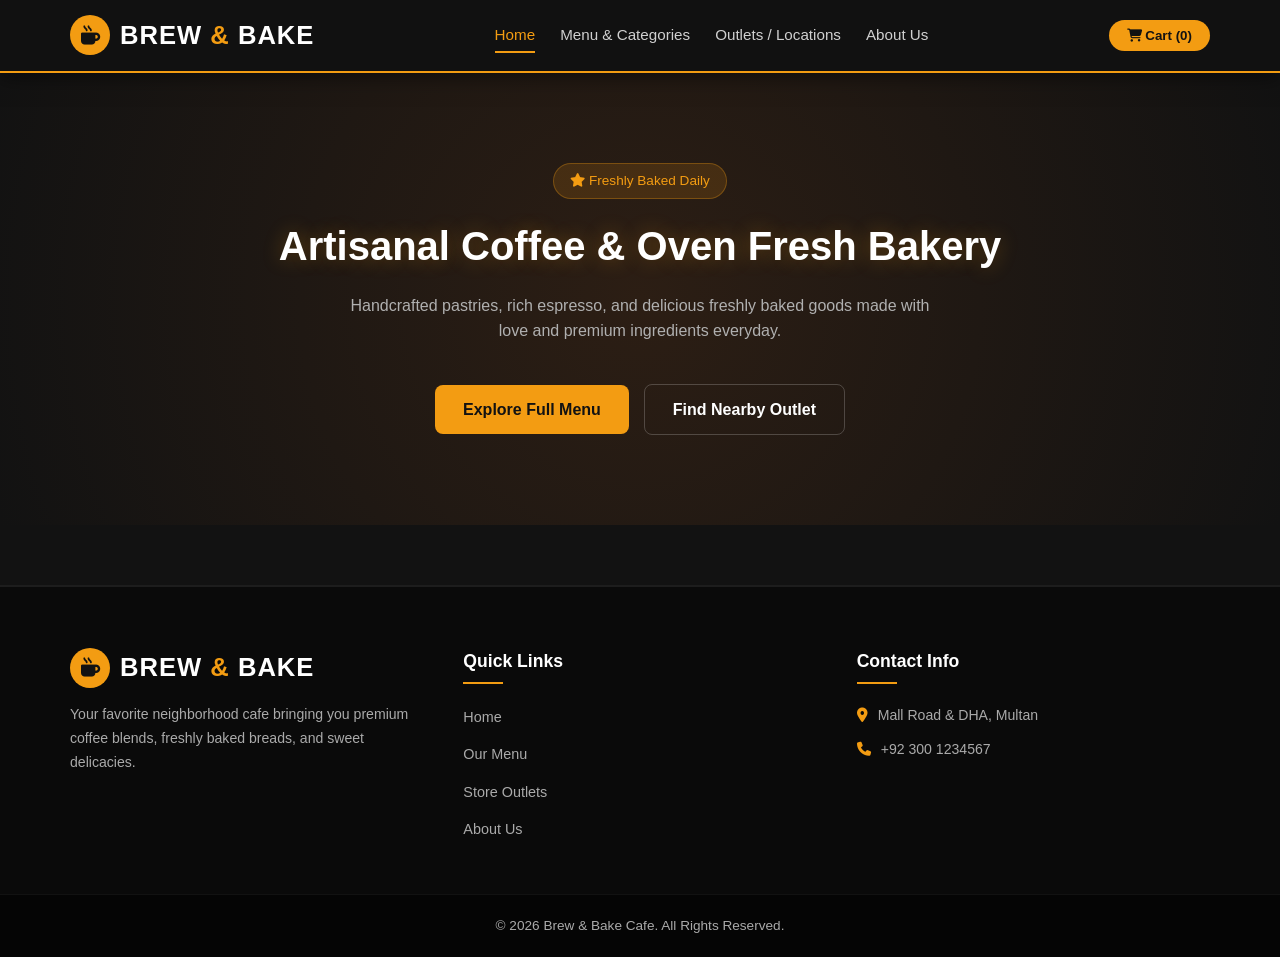
<file: index.html>
<!DOCTYPE html>
<html lang="en">
<head>
  <meta charset="UTF-8">
  <meta name="viewport" content="width=device-width, initial-scale=1.0">
  <title>Brew & Bake | Bakery & Cafe</title>
  <link rel="stylesheet" href="style.css">
  <link rel="stylesheet" href="https://cdnjs.cloudflare.com/ajax/libs/font-awesome/6.4.0/css/all.min.css">
</head>
<body>

  <!-- Header -->
  <header class="main-header">
    <div class="header-container">
      <div class="logo">
        <a href="index.html">
          <span class="logo-icon"><i class="fa-solid fa-mug-hot"></i></span>
          <span class="logo-text">BREW <span class="highlight">&</span> BAKE</span>
        </a>
      </div>
      <nav class="nav-links">
        <a href="index.html" class="active">Home</a>
        <a href="menu.html">Menu & Categories</a>
        <a href="outlets.html">Outlets / Locations</a>
        <a href="about.html">About Us</a>
      </nav>
      <div class="header-actions">
        <button class="cart-btn-header" onclick="alert('Cart is empty right now!')">
          <i class="fa-solid fa-cart-shopping"></i> Cart (<span id="cart-count">0</span>)
        </button>
      </div>
    </div>
  </header>

  <!-- Hero Section -->
  <section class="hero">
    <div class="hero-content">
      <span class="badge"><i class="fa-solid fa-star"></i> Freshly Baked Daily</span>
      <h1>Artisanal Coffee & Oven Fresh Bakery</h1>
      <p>Handcrafted pastries, rich espresso, and delicious freshly baked goods made with love and premium ingredients everyday.</p>
      <div class="hero-buttons">
        <a href="menu.html" class="btn btn-primary">Explore Full Menu</a>
        <a href="outlets.html" class="btn btn-secondary">Find Nearby Outlet</a>
      </div>
    </div>
  </section>

  <!-- Footer -->
  <footer class="main-footer">
    <div class="footer-container">
      <div class="footer-col brand-col">
        <div class="footer-logo">
          <span class="logo-icon"><i class="fa-solid fa-mug-hot"></i></span>
          <span class="logo-text">BREW <span class="highlight">&</span> BAKE</span>
        </div>
        <p>Your favorite neighborhood cafe bringing you premium coffee blends, freshly baked breads, and sweet delicacies.</p>
      </div>
      <div class="footer-col">
        <h3>Quick Links</h3>
        <ul>
          <li><a href="index.html">Home</a></li>
          <li><a href="menu.html">Our Menu</a></li>
          <li><a href="outlets.html">Store Outlets</a></li>
          <li><a href="about.html">About Us</a></li>
        </ul>
      </div>
      <div class="footer-col">
        <h3>Contact Info</h3>
        <ul class="contact-info">
          <li><i class="fa-solid fa-location-dot"></i> Mall Road & DHA, Multan</li>
          <li><i class="fa-solid fa-phone"></i> +92 300 1234567</li>
        </ul>
      </div>
    </div>
    <div class="footer-bottom">
      <p>&copy; 2026 Brew & Bake Cafe. All Rights Reserved.</p>
    </div>
  </footer>

</body>
</html>
</file>
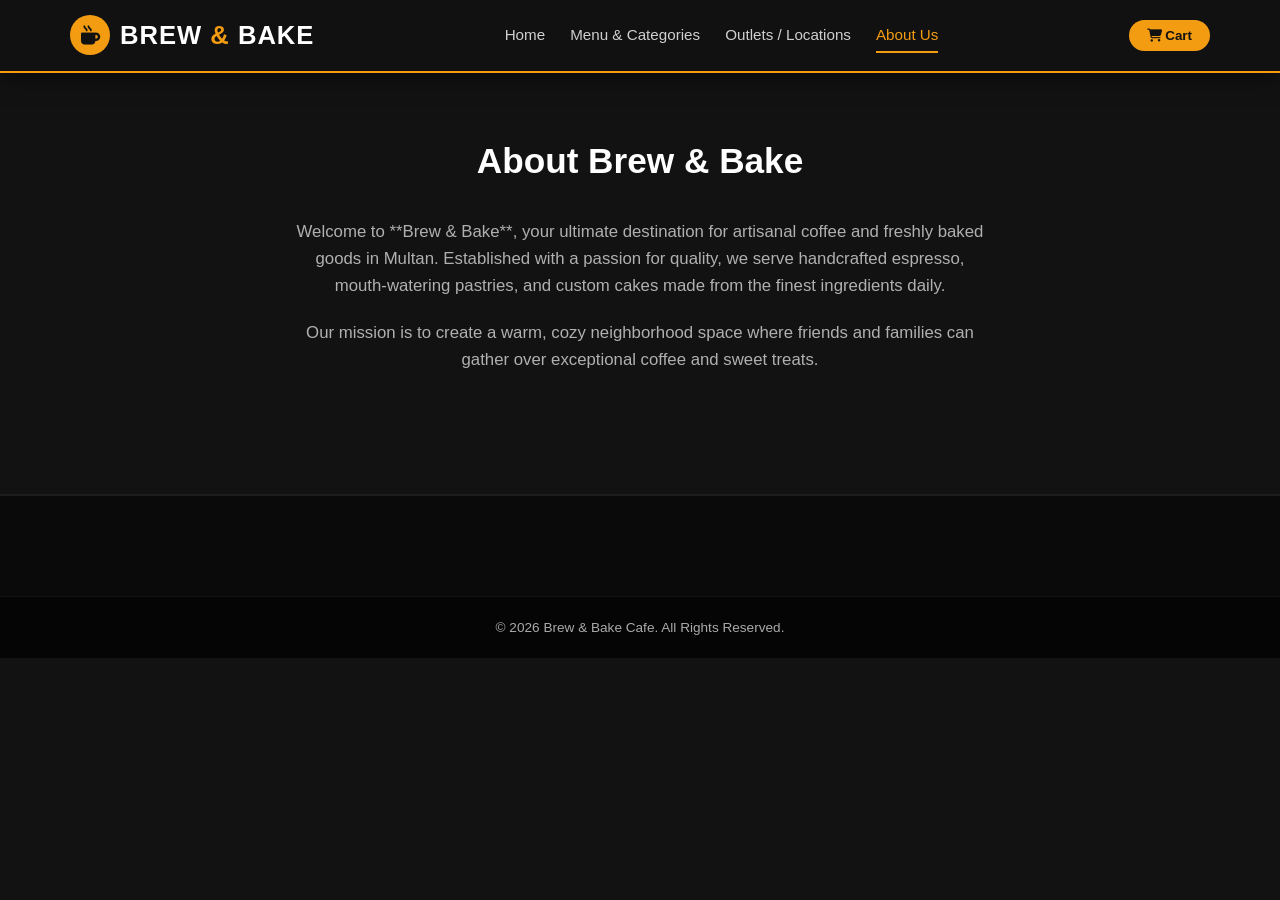
<file: about.html>
<!DOCTYPE html>
<html lang="en">
<head>
  <meta charset="UTF-8">
  <meta name="viewport" content="width=device-width, initial-scale=1.0">
  <title>About Us | Brew & Bake</title>
  <link rel="stylesheet" href="style.css">
  <link rel="stylesheet" href="https://cdnjs.cloudflare.com/ajax/libs/font-awesome/6.4.0/css/all.min.css">
</head>
<body>

  <!-- Header -->
  <header class="main-header">
    <div class="header-container">
      <div class="logo">
        <a href="index.html">
          <span class="logo-icon"><i class="fa-solid fa-mug-hot"></i></span>
          <span class="logo-text">BREW <span class="highlight">&</span> BAKE</span>
        </a>
      </div>
      <nav class="nav-links">
        <a href="index.html">Home</a>
        <a href="menu.html">Menu & Categories</a>
        <a href="outlets.html">Outlets / Locations</a>
        <a href="about.html" class="active">About Us</a>
      </nav>
      <div class="header-actions">
        <button class="cart-btn-header">
          <i class="fa-solid fa-cart-shopping"></i> Cart
        </button>
      </div>
    </div>
  </header>

  <!-- About Content -->
  <section class="container" style="padding: 60px 20px; text-align: center;">
    <h2 class="page-title">About Brew & Bake</h2>
    <p style="max-width: 700px; margin: 0 auto 20px auto; color: #b0b0b0; font-size: 1.05rem;">
      Welcome to **Brew & Bake**, your ultimate destination for artisanal coffee and freshly baked goods in Multan. Established with a passion for quality, we serve handcrafted espresso, mouth-watering pastries, and custom cakes made from the finest ingredients daily.
    </p>
    <p style="max-width: 700px; margin: 0 auto; color: #b0b0b0; font-size: 1.05rem;">
      Our mission is to create a warm, cozy neighborhood space where friends and families can gather over exceptional coffee and sweet treats.
    </p>
  </section>

  <!-- Footer -->
  <footer class="main-footer">
    <div class="footer-bottom">
      <p>&copy; 2026 Brew & Bake Cafe. All Rights Reserved.</p>
    </div>
  </footer>

</body>
</html>
</file>
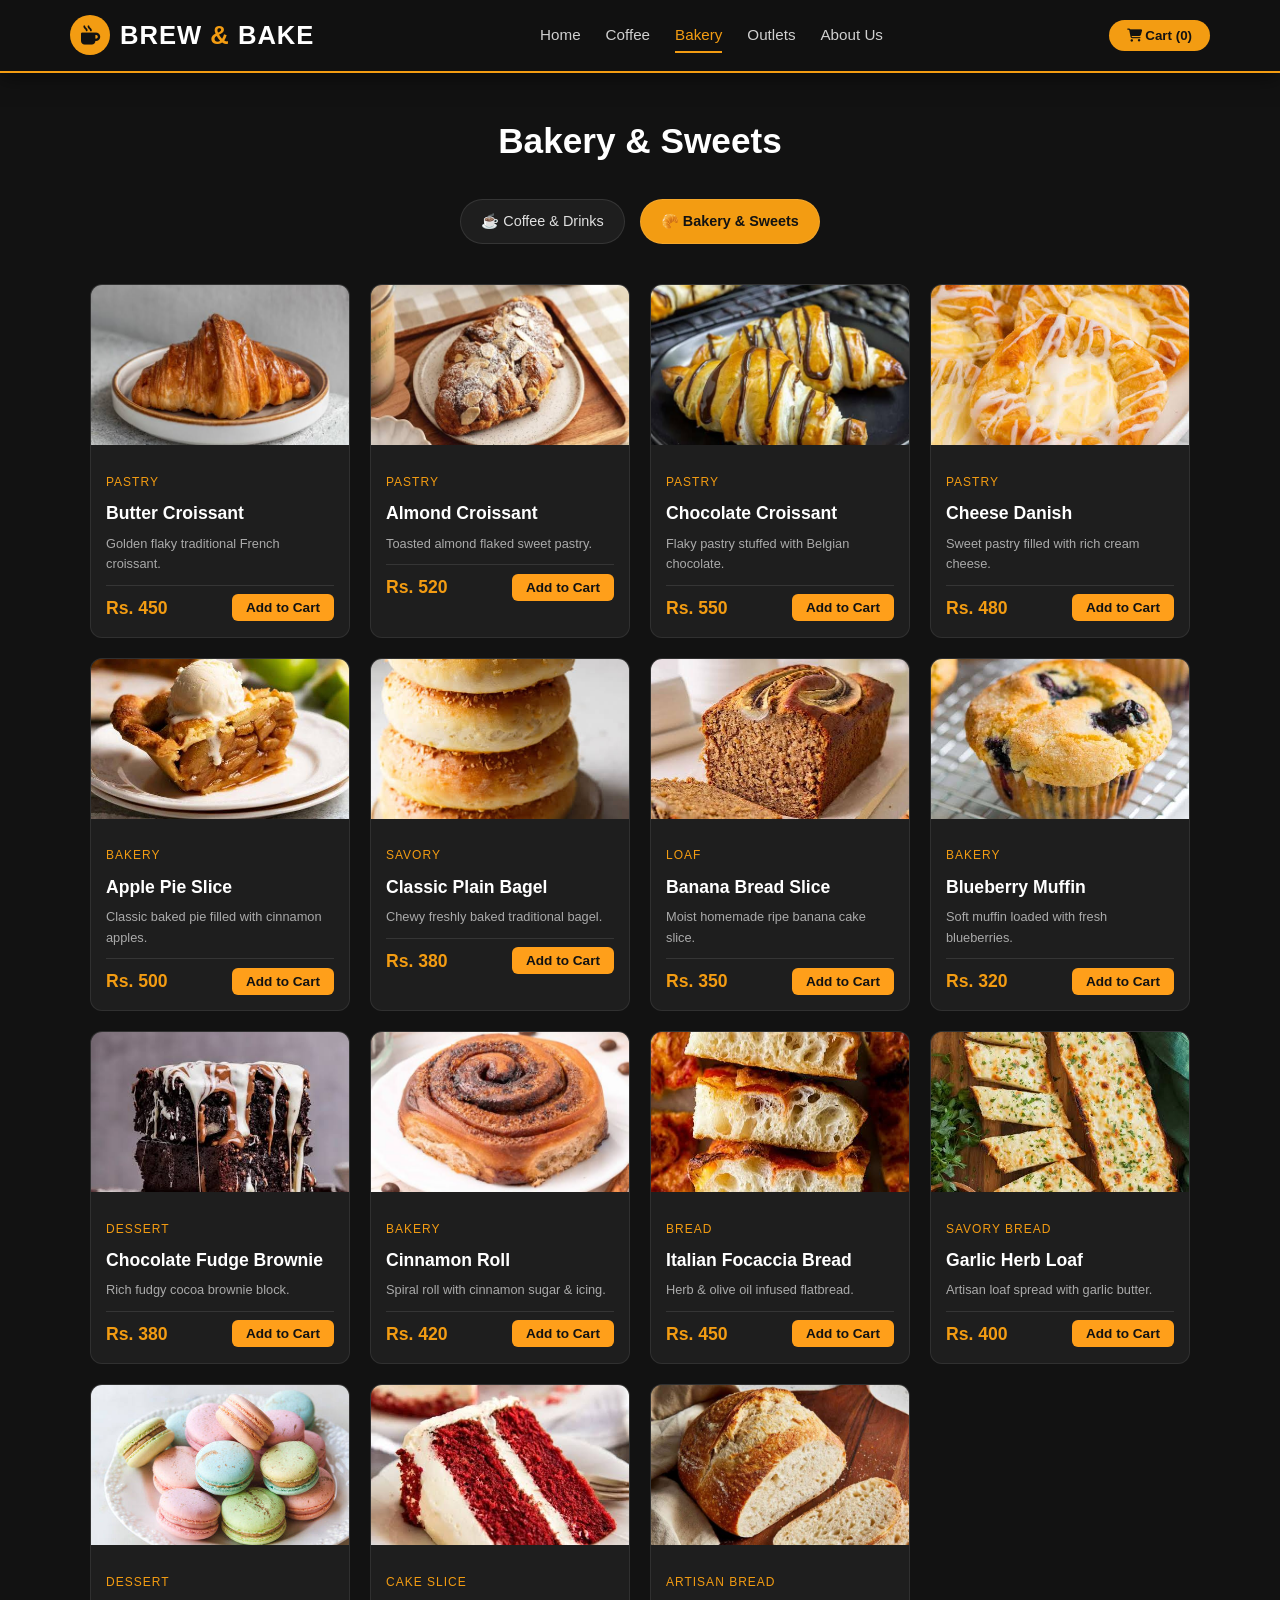
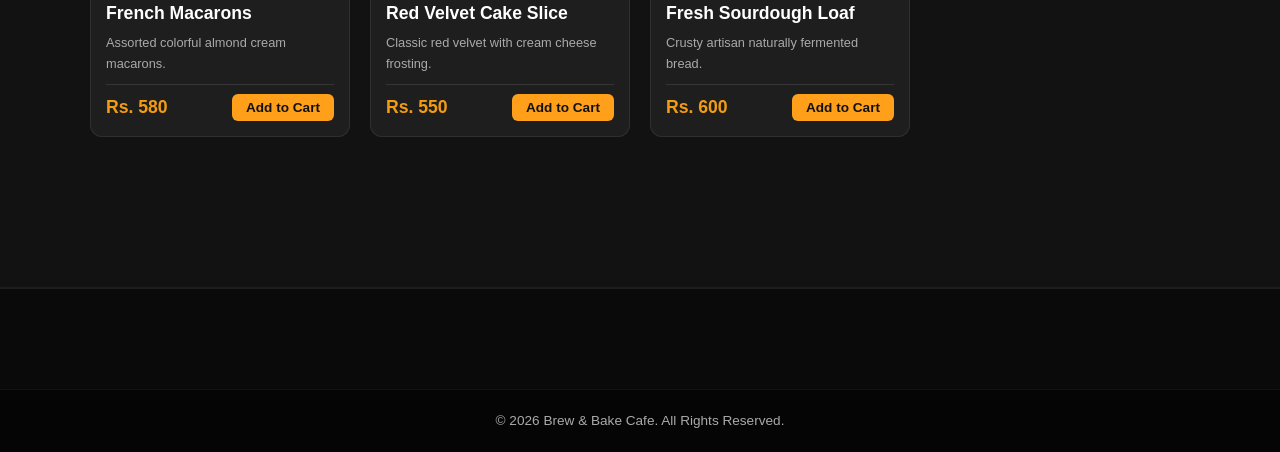
<file: menu-bakery.html>
<!DOCTYPE html>
<html lang="en">
<head>
  <meta charset="UTF-8">
  <meta name="viewport" content="width=device-width, initial-scale=1.0">
  <title>Bakery Menu | Brew & Bake</title>
  <link rel="stylesheet" href="style.css">
  <link rel="stylesheet" href="https://cdnjs.cloudflare.com/ajax/libs/font-awesome/6.4.0/css/all.min.css">
</head>
<body>

  <!-- Header -->
  <header class="main-header">
    <div class="header-container">
      <div class="logo">
        <a href="index.html">
          <span class="logo-icon"><i class="fa-solid fa-mug-hot"></i></span>
          <span class="logo-text">BREW <span class="highlight">&</span> BAKE</span>
        </a>
      </div>
      <nav class="nav-links">
        <a href="index.html">Home</a>
        <a href="menu.html">Coffee</a>
        <a href="menu-bakery.html" class="active">Bakery</a>
        <a href="outlets.html">Outlets</a>
        <a href="about.html">About Us</a>
      </nav>
      <div class="header-actions">
        <button class="cart-btn-header" onclick="openCartModal()">
          <i class="fa-solid fa-cart-shopping"></i> Cart (<span id="cart-count">0</span>)
        </button>
      </div>
    </div>
  </header>

  <!-- Menu Section -->
  <section class="menu-section container">
    <h2 class="page-title">Bakery & Sweets</h2>

    <div class="category-tabs">
      <a href="menu.html" class="cat-btn">☕ Coffee & Drinks</a>
      <a href="menu-bakery.html" class="cat-btn active">🥐 Bakery & Sweets</a>
    </div>

    <div class="category-block">
      <div class="menu-grid">

        <div class="menu-card">
          <img src="images/butter-croissant.jpg" alt="Butter Croissant">
          <div class="card-content">
            <span class="item-cat">Pastry</span>
            <h3>Butter Croissant</h3>
            <p class="item-desc">Golden flaky traditional French croissant.</p>
            <div class="cart-section"><span class="price">Rs. 450</span><button class="add-to-cart-btn" onclick="addToCart('Butter Croissant', 450)">Add to Cart</button></div>
          </div>
        </div>

        <div class="menu-card">
          <img src="images/almond-croissant.jpg" alt="Almond Croissant">
          <div class="card-content">
            <span class="item-cat">Pastry</span>
            <h3>Almond Croissant</h3>
            <p class="item-desc">Toasted almond flaked sweet pastry.</p>
            <div class="cart-section"><span class="price">Rs. 520</span><button class="add-to-cart-btn" onclick="addToCart('Almond Croissant', 520)">Add to Cart</button></div>
          </div>
        </div>

        <div class="menu-card">
          <img src="images/chocolate-croissant.jpg" alt="Chocolate Croissant">
          <div class="card-content">
            <span class="item-cat">Pastry</span>
            <h3>Chocolate Croissant</h3>
            <p class="item-desc">Flaky pastry stuffed with Belgian chocolate.</p>
            <div class="cart-section"><span class="price">Rs. 550</span><button class="add-to-cart-btn" onclick="addToCart('Chocolate Croissant', 550)">Add to Cart</button></div>
          </div>
        </div>

        <div class="menu-card">
          <img src="images/cheese-danish.jpg" alt="Cheese Danish">
          <div class="card-content">
            <span class="item-cat">Pastry</span>
            <h3>Cheese Danish</h3>
            <p class="item-desc">Sweet pastry filled with rich cream cheese.</p>
            <div class="cart-section"><span class="price">Rs. 480</span><button class="add-to-cart-btn" onclick="addToCart('Cheese Danish', 480)">Add to Cart</button></div>
          </div>
        </div>

        <div class="menu-card">
          <img src="images/apple-pie.jpg" alt="Apple Pie">
          <div class="card-content">
            <span class="item-cat">Bakery</span>
            <h3>Apple Pie Slice</h3>
            <p class="item-desc">Classic baked pie filled with cinnamon apples.</p>
            <div class="cart-section"><span class="price">Rs. 500</span><button class="add-to-cart-btn" onclick="addToCart('Apple Pie Slice', 500)">Add to Cart</button></div>
          </div>
        </div>

        <div class="menu-card">
          <img src="images/bagel.jpg" alt="Bagel">
          <div class="card-content">
            <span class="item-cat">Savory</span>
            <h3>Classic Plain Bagel</h3>
            <p class="item-desc">Chewy freshly baked traditional bagel.</p>
            <div class="cart-section"><span class="price">Rs. 380</span><button class="add-to-cart-btn" onclick="addToCart('Classic Plain Bagel', 380)">Add to Cart</button></div>
          </div>
        </div>

        <div class="menu-card">
          <img src="images/banana-bread.jpg" alt="Banana Bread">
          <div class="card-content">
            <span class="item-cat">Loaf</span>
            <h3>Banana Bread Slice</h3>
            <p class="item-desc">Moist homemade ripe banana cake slice.</p>
            <div class="cart-section"><span class="price">Rs. 350</span><button class="add-to-cart-btn" onclick="addToCart('Banana Bread Slice', 350)">Add to Cart</button></div>
          </div>
        </div>

        <div class="menu-card">
          <img src="images/blueberry-muffin.jpg" alt="Blueberry Muffin">
          <div class="card-content">
            <span class="item-cat">Bakery</span>
            <h3>Blueberry Muffin</h3>
            <p class="item-desc">Soft muffin loaded with fresh blueberries.</p>
            <div class="cart-section"><span class="price">Rs. 320</span><button class="add-to-cart-btn" onclick="addToCart('Blueberry Muffin', 320)">Add to Cart</button></div>
          </div>
        </div>

        <div class="menu-card">
          <img src="images/chocolate-brownie.jpg" alt="Chocolate Brownie">
          <div class="card-content">
            <span class="item-cat">Dessert</span>
            <h3>Chocolate Fudge Brownie</h3>
            <p class="item-desc">Rich fudgy cocoa brownie block.</p>
            <div class="cart-section"><span class="price">Rs. 380</span><button class="add-to-cart-btn" onclick="addToCart('Chocolate Fudge Brownie', 380)">Add to Cart</button></div>
          </div>
        </div>

        <div class="menu-card">
          <img src="images/cinnamon-roll.jpg" alt="Cinnamon Roll">
          <div class="card-content">
            <span class="item-cat">Bakery</span>
            <h3>Cinnamon Roll</h3>
            <p class="item-desc">Spiral roll with cinnamon sugar & icing.</p>
            <div class="cart-section"><span class="price">Rs. 420</span><button class="add-to-cart-btn" onclick="addToCart('Cinnamon Roll', 420)">Add to Cart</button></div>
          </div>
        </div>

        <div class="menu-card">
          <img src="images/focaccia.jpg" alt="Focaccia">
          <div class="card-content">
            <span class="item-cat">Bread</span>
            <h3>Italian Focaccia Bread</h3>
            <p class="item-desc">Herb & olive oil infused flatbread.</p>
            <div class="cart-section"><span class="price">Rs. 450</span><button class="add-to-cart-btn" onclick="addToCart('Italian Focaccia Bread', 450)">Add to Cart</button></div>
          </div>
        </div>

        <div class="menu-card">
          <img src="images/garlic-loaf.jpg" alt="Garlic Loaf">
          <div class="card-content">
            <span class="item-cat">Savory Bread</span>
            <h3>Garlic Herb Loaf</h3>
            <p class="item-desc">Artisan loaf spread with garlic butter.</p>
            <div class="cart-section"><span class="price">Rs. 400</span><button class="add-to-cart-btn" onclick="addToCart('Garlic Herb Loaf', 400)">Add to Cart</button></div>
          </div>
        </div>

        <div class="menu-card">
          <img src="images/macarons.jpg" alt="Macarons">
          <div class="card-content">
            <span class="item-cat">Dessert</span>
            <h3>French Macarons</h3>
            <p class="item-desc">Assorted colorful almond cream macarons.</p>
            <div class="cart-section"><span class="price">Rs. 580</span><button class="add-to-cart-btn" onclick="addToCart('French Macarons', 580)">Add to Cart</button></div>
          </div>
        </div>

        <div class="menu-card">
          <img src="images/red-velvet.jpg" alt="Red Velvet">
          <div class="card-content">
            <span class="item-cat">Cake Slice</span>
            <h3>Red Velvet Cake Slice</h3>
            <p class="item-desc">Classic red velvet with cream cheese frosting.</p>
            <div class="cart-section"><span class="price">Rs. 550</span><button class="add-to-cart-btn" onclick="addToCart('Red Velvet Cake Slice', 550)">Add to Cart</button></div>
          </div>
        </div>

        <div class="menu-card">
          <img src="images/sourdough-bread.jpg" alt="Sourdough Bread">
          <div class="card-content">
            <span class="item-cat">Artisan Bread</span>
            <h3>Fresh Sourdough Loaf</h3>
            <p class="item-desc">Crusty artisan naturally fermented bread.</p>
            <div class="cart-section"><span class="price">Rs. 600</span><button class="add-to-cart-btn" onclick="addToCart('Fresh Sourdough Loaf', 600)">Add to Cart</button></div>
          </div>
        </div>

      </div>
    </div>
  </section>

  <!-- Cart / Checkout Modal -->
  <div id="cartModal" class="modal" style="display: none;">
    <div class="modal-content">
      <span class="close-btn" onclick="closeCartModal()">&times;</span>
      <h2>Your Shopping Cart</h2>
      <div id="cartItemsList" style="padding: 10px 0; max-height: 150px; overflow-y: auto; border-bottom: 1px solid rgba(255,255,255,0.1);">
        <p style="color: #aaa; font-size: 0.9rem;">Cart is currently empty.</p>
      </div>
      <div class="form-group" style="margin-top: 15px;"><label>Customer Name:</label><input type="text" id="custName" placeholder="Enter your name"></div>
      <div class="form-group"><label>Phone Number:</label><input type="text" id="custPhone" placeholder="Enter phone number"></div>
      <div class="form-group"><label>Delivery Address:</label><input type="text" id="custAddress" placeholder="Enter full address in Multan"></div>
      <button class="btn btn-primary" style="width:100%; margin-top:10px;" onclick="checkoutOrder()">Place Order</button>
    </div>
  </div>

  <footer class="main-footer"><div class="footer-bottom"><p>&copy; 2026 Brew & Bake Cafe. All Rights Reserved.</p></div></footer>

  <script>
    let cart = [];
    function addToCart(name, price) {
      cart.push({ name, price });
      document.getElementById('cart-count').innerText = cart.length;
      alert(name + ' added to cart!');
    }
    function openCartModal() {
      document.getElementById('cartModal').style.display = 'flex';
      let listHTML = '';
      if(cart.length === 0) {
        listHTML = '<p style="color: #aaa; font-size: 0.9rem;">Cart is currently empty.</p>';
      } else {
        let total = 0;
        cart.forEach((item) => {
          total += item.price;
          listHTML += `<div style="display:flex; justify-content:space-between; margin-bottom:5px; font-size:0.9rem;"><span>${item.name}</span> <span>Rs. ${item.price}</span></div>`;
        });
        listHTML += `<div style="font-weight:bold; margin-top:8px; color:#f39c12;">Total: Rs. ${total}</div>`;
      }
      document.getElementById('cartItemsList').innerHTML = listHTML;
    }
    function closeCartModal() { document.getElementById('cartModal').style.display = 'none'; }
    
    function checkoutOrder() {
      let name = document.getElementById('custName').value;
      let phone = document.getElementById('custPhone').value;
      let address = document.getElementById('custAddress').value;
      if(!name || !phone || !address || cart.length === 0) { alert('Please fill name, phone, address and add items!'); return; }
      
      let orderData = { name, phone, address, items: cart };
      
      fetch('save-order.php', {
        method: 'POST',
        headers: { 'Content-Type': 'application/json' },
        body: JSON.stringify(orderData)
      })
      .then(response => response.text())
      .then(data => {
        alert('Order Placed & Saved in Database Successfully!');
        cart = []; 
        document.getElementById('cart-count').innerText = 0;
        document.getElementById('custName').value = ''; 
        document.getElementById('custPhone').value = '';
        document.getElementById('custAddress').value = '';
        closeCartModal();
      })
      .catch(error => {
        alert('Order placed locally (Check database connection script).');
        closeCartModal();
      });
    }
  </script>
</body>
</html>
</file>
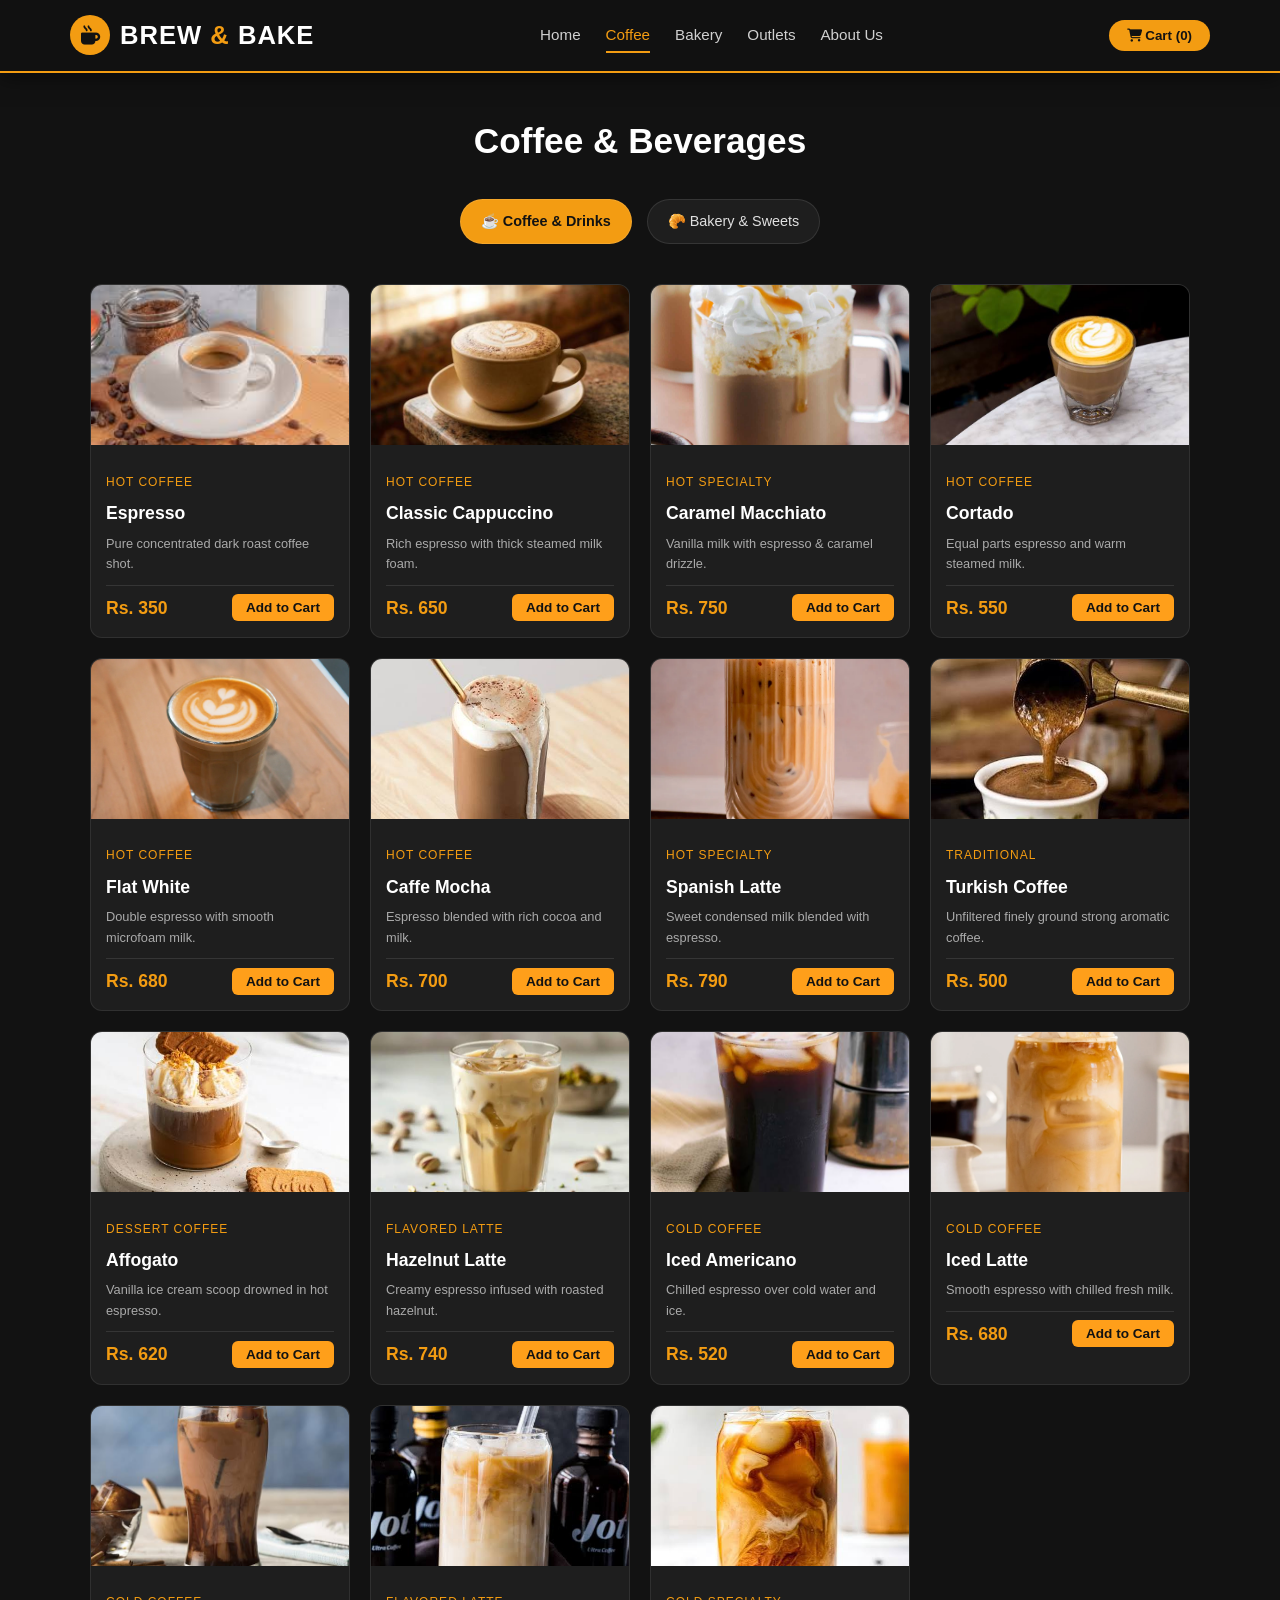
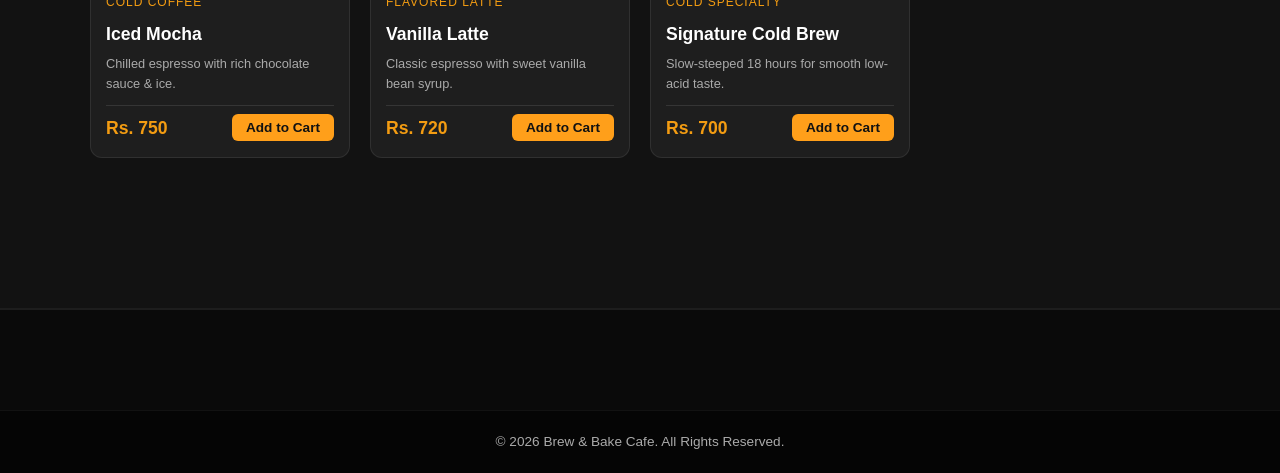
<file: menu.html>
<!DOCTYPE html>
<html lang="en">
<head>
  <meta charset="UTF-8">
  <meta name="viewport" content="width=device-width, initial-scale=1.0">
  <title>Coffee Menu | Brew & Bake</title>
  <link rel="stylesheet" href="style.css">
  <link rel="stylesheet" href="https://cdnjs.cloudflare.com/ajax/libs/font-awesome/6.4.0/css/all.min.css">
</head>
<body>

  <!-- Header -->
  <header class="main-header">
    <div class="header-container">
      <div class="logo">
        <a href="index.html">
          <span class="logo-icon"><i class="fa-solid fa-mug-hot"></i></span>
          <span class="logo-text">BREW <span class="highlight">&</span> BAKE</span>
        </a>
      </div>
      <nav class="nav-links">
        <a href="index.html">Home</a>
        <a href="menu.html" class="active">Coffee</a>
        <a href="menu-bakery.html">Bakery</a>
        <a href="outlets.html">Outlets</a>
        <a href="about.html">About Us</a>
      </nav>
      <div class="header-actions">
        <button class="cart-btn-header" onclick="openCartModal()">
          <i class="fa-solid fa-cart-shopping"></i> Cart (<span id="cart-count">0</span>)
        </button>
      </div>
    </div>
  </header>

  <!-- Menu Section -->
  <section class="menu-section container">
    <h2 class="page-title">Coffee & Beverages</h2>

    <div class="category-tabs">
      <a href="menu.html" class="cat-btn active">☕ Coffee & Drinks</a>
      <a href="menu-bakery.html" class="cat-btn">🥐 Bakery & Sweets</a>
    </div>

    <div class="category-block">
      <div class="menu-grid">
        
        <div class="menu-card">
          <img src="images/espresso.jpg" alt="Espresso">
          <div class="card-content">
            <span class="item-cat">Hot Coffee</span>
            <h3>Espresso</h3>
            <p class="item-desc">Pure concentrated dark roast coffee shot.</p>
            <div class="cart-section"><span class="price">Rs. 350</span><button class="add-to-cart-btn" onclick="addToCart('Espresso', 350)">Add to Cart</button></div>
          </div>
        </div>

        <div class="menu-card">
          <img src="images/cappuccino.jpg" alt="Cappuccino">
          <div class="card-content">
            <span class="item-cat">Hot Coffee</span>
            <h3>Classic Cappuccino</h3>
            <p class="item-desc">Rich espresso with thick steamed milk foam.</p>
            <div class="cart-section"><span class="price">Rs. 650</span><button class="add-to-cart-btn" onclick="addToCart('Classic Cappuccino', 650)">Add to Cart</button></div>
          </div>
        </div>

        <div class="menu-card">
          <img src="images/caramel-macchiato.jpg" alt="Caramel Macchiato">
          <div class="card-content">
            <span class="item-cat">Hot Specialty</span>
            <h3>Caramel Macchiato</h3>
            <p class="item-desc">Vanilla milk with espresso & caramel drizzle.</p>
            <div class="cart-section"><span class="price">Rs. 750</span><button class="add-to-cart-btn" onclick="addToCart('Caramel Macchiato', 750)">Add to Cart</button></div>
          </div>
        </div>

        <div class="menu-card">
          <img src="images/cortado.jpg" alt="Cortado">
          <div class="card-content">
            <span class="item-cat">Hot Coffee</span>
            <h3>Cortado</h3>
            <p class="item-desc">Equal parts espresso and warm steamed milk.</p>
            <div class="cart-section"><span class="price">Rs. 550</span><button class="add-to-cart-btn" onclick="addToCart('Cortado', 550)">Add to Cart</button></div>
          </div>
        </div>

        <div class="menu-card">
          <img src="images/flat-white.jpg" alt="Flat White">
          <div class="card-content">
            <span class="item-cat">Hot Coffee</span>
            <h3>Flat White</h3>
            <p class="item-desc">Double espresso with smooth microfoam milk.</p>
            <div class="cart-section"><span class="price">Rs. 680</span><button class="add-to-cart-btn" onclick="addToCart('Flat White', 680)">Add to Cart</button></div>
          </div>
        </div>

        <div class="menu-card">
          <img src="images/mocha.jpg" alt="Mocha">
          <div class="card-content">
            <span class="item-cat">Hot Coffee</span>
            <h3>Caffe Mocha</h3>
            <p class="item-desc">Espresso blended with rich cocoa and milk.</p>
            <div class="cart-section"><span class="price">Rs. 700</span><button class="add-to-cart-btn" onclick="addToCart('Caffe Mocha', 700)">Add to Cart</button></div>
          </div>
        </div>

        <div class="menu-card">
          <img src="images/spanish-latte.jpg" alt="Spanish Latte">
          <div class="card-content">
            <span class="item-cat">Hot Specialty</span>
            <h3>Spanish Latte</h3>
            <p class="item-desc">Sweet condensed milk blended with espresso.</p>
            <div class="cart-section"><span class="price">Rs. 790</span><button class="add-to-cart-btn" onclick="addToCart('Spanish Latte', 790)">Add to Cart</button></div>
          </div>
        </div>

        <div class="menu-card">
          <img src="images/turkish-coffee.jpg" alt="Turkish Coffee">
          <div class="card-content">
            <span class="item-cat">Traditional</span>
            <h3>Turkish Coffee</h3>
            <p class="item-desc">Unfiltered finely ground strong aromatic coffee.</p>
            <div class="cart-section"><span class="price">Rs. 500</span><button class="add-to-cart-btn" onclick="addToCart('Turkish Coffee', 500)">Add to Cart</button></div>
          </div>
        </div>

        <div class="menu-card">
          <img src="images/affogato.jpg" alt="Affogato">
          <div class="card-content">
            <span class="item-cat">Dessert Coffee</span>
            <h3>Affogato</h3>
            <p class="item-desc">Vanilla ice cream scoop drowned in hot espresso.</p>
            <div class="cart-section"><span class="price">Rs. 620</span><button class="add-to-cart-btn" onclick="addToCart('Affogato', 620)">Add to Cart</button></div>
          </div>
        </div>

        <div class="menu-card">
          <img src="images/hazelnut-latte.jpg" alt="Hazelnut Latte">
          <div class="card-content">
            <span class="item-cat">Flavored Latte</span>
            <h3>Hazelnut Latte</h3>
            <p class="item-desc">Creamy espresso infused with roasted hazelnut.</p>
            <div class="cart-section"><span class="price">Rs. 740</span><button class="add-to-cart-btn" onclick="addToCart('Hazelnut Latte', 740)">Add to Cart</button></div>
          </div>
        </div>

        <div class="menu-card">
          <img src="images/iced-americano.jpg" alt="Iced Americano">
          <div class="card-content">
            <span class="item-cat">Cold Coffee</span>
            <h3>Iced Americano</h3>
            <p class="item-desc">Chilled espresso over cold water and ice.</p>
            <div class="cart-section"><span class="price">Rs. 520</span><button class="add-to-cart-btn" onclick="addToCart('Iced Americano', 520)">Add to Cart</button></div>
          </div>
        </div>

        <div class="menu-card">
          <img src="images/iced-latte.jpg" alt="Iced Latte">
          <div class="card-content">
            <span class="item-cat">Cold Coffee</span>
            <h3>Iced Latte</h3>
            <p class="item-desc">Smooth espresso with chilled fresh milk.</p>
            <div class="cart-section"><span class="price">Rs. 680</span><button class="add-to-cart-btn" onclick="addToCart('Iced Latte', 680)">Add to Cart</button></div>
          </div>
        </div>

        <div class="menu-card">
          <img src="images/iced-mocha.jpg" alt="Iced Mocha">
          <div class="card-content">
            <span class="item-cat">Cold Coffee</span>
            <h3>Iced Mocha</h3>
            <p class="item-desc">Chilled espresso with rich chocolate sauce & ice.</p>
            <div class="cart-section"><span class="price">Rs. 750</span><button class="add-to-cart-btn" onclick="addToCart('Iced Mocha', 750)">Add to Cart</button></div>
          </div>
        </div>

        <div class="menu-card">
          <img src="images/vanilla-latte.jpg" alt="Vanilla Latte">
          <div class="card-content">
            <span class="item-cat">Flavored Latte</span>
            <h3>Vanilla Latte</h3>
            <p class="item-desc">Classic espresso with sweet vanilla bean syrup.</p>
            <div class="cart-section"><span class="price">Rs. 720</span><button class="add-to-cart-btn" onclick="addToCart('Vanilla Latte', 720)">Add to Cart</button></div>
          </div>
        </div>

        <div class="menu-card">
          <img src="images/cold-brew.jpg" alt="Cold Brew">
          <div class="card-content">
            <span class="item-cat">Cold Specialty</span>
            <h3>Signature Cold Brew</h3>
            <p class="item-desc">Slow-steeped 18 hours for smooth low-acid taste.</p>
            <div class="cart-section"><span class="price">Rs. 700</span><button class="add-to-cart-btn" onclick="addToCart('Signature Cold Brew', 700)">Add to Cart</button></div>
          </div>
        </div>

      </div>
    </div>
  </section>

  <!-- Cart / Checkout Modal -->
  <div id="cartModal" class="modal" style="display: none;">
    <div class="modal-content">
      <span class="close-btn" onclick="closeCartModal()">&times;</span>
      <h2>Your Shopping Cart</h2>
      <div id="cartItemsList" style="padding: 10px 0; max-height: 150px; overflow-y: auto; border-bottom: 1px solid rgba(255,255,255,0.1);">
        <p style="color: #aaa; font-size: 0.9rem;">Cart is currently empty.</p>
      </div>
      <div class="form-group" style="margin-top: 15px;"><label>Customer Name:</label><input type="text" id="custName" placeholder="Enter your name"></div>
      <div class="form-group"><label>Phone Number:</label><input type="text" id="custPhone" placeholder="Enter phone number"></div>
      <div class="form-group"><label>Delivery Address:</label><input type="text" id="custAddress" placeholder="Enter full address in Multan"></div>
      <button class="btn btn-primary" style="width:100%; margin-top:10px;" onclick="checkoutOrder()">Place Order</button>
    </div>
  </div>

  <footer class="main-footer"><div class="footer-bottom"><p>&copy; 2026 Brew & Bake Cafe. All Rights Reserved.</p></div></footer>

  <script>
    let cart = [];
    function addToCart(name, price) {
      cart.push({ name, price });
      document.getElementById('cart-count').innerText = cart.length;
      alert(name + ' added to cart!');
    }
    function openCartModal() {
      document.getElementById('cartModal').style.display = 'flex';
      let listHTML = '';
      if(cart.length === 0) {
        listHTML = '<p style="color: #aaa; font-size: 0.9rem;">Cart is currently empty.</p>';
      } else {
        let total = 0;
        cart.forEach((item) => {
          total += item.price;
          listHTML += `<div style="display:flex; justify-content:space-between; margin-bottom:5px; font-size:0.9rem;"><span>${item.name}</span> <span>Rs. ${item.price}</span></div>`;
        });
        listHTML += `<div style="font-weight:bold; margin-top:8px; color:#f39c12;">Total: Rs. ${total}</div>`;
      }
      document.getElementById('cartItemsList').innerHTML = listHTML;
    }
    function closeCartModal() { document.getElementById('cartModal').style.display = 'none'; }
    
    function checkoutOrder() {
      let name = document.getElementById('custName').value;
      let phone = document.getElementById('custPhone').value;
      let address = document.getElementById('custAddress').value;
      if(!name || !phone || !address || cart.length === 0) { alert('Please fill name, phone, address and add items!'); return; }
      
      // Sending data to backend PHP script to save in MySQL database
      let orderData = { name, phone, address, items: cart };
      
      fetch('save-order.php', {
        method: 'POST',
        headers: { 'Content-Type': 'application/json' },
        body: JSON.stringify(orderData)
      })
      .then(response => response.text())
      .then(data => {
        alert('Order Placed & Saved in Database Successfully!');
        cart = []; 
        document.getElementById('cart-count').innerText = 0;
        document.getElementById('custName').value = ''; 
        document.getElementById('custPhone').value = '';
        document.getElementById('custAddress').value = '';
        closeCartModal();
      })
      .catch(error => {
        alert('Order placed locally (Check database connection script).');
        closeCartModal();
      });
    }
  </script>
</body>
</html>
</file>
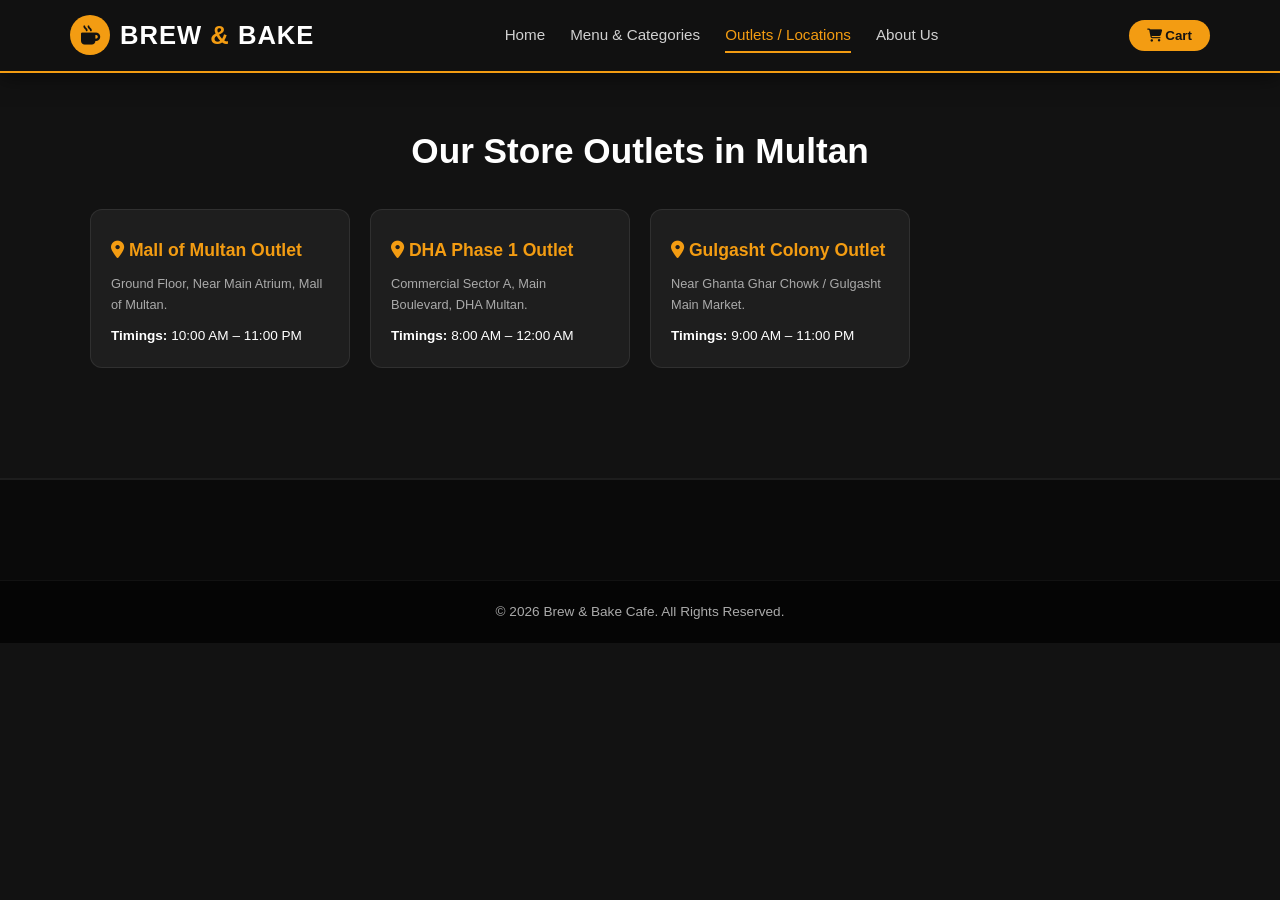
<file: outlets.html>
<!DOCTYPE html>
<html lang="en">
<head>
  <meta charset="UTF-8">
  <meta name="viewport" content="width=device-width, initial-scale=1.0">
  <title>Outlets & Locations | Brew & Bake</title>
  <link rel="stylesheet" href="style.css">
  <link rel="stylesheet" href="https://cdnjs.cloudflare.com/ajax/libs/font-awesome/6.4.0/css/all.min.css">
</head>
<body>

  <!-- Header -->
  <header class="main-header">
    <div class="header-container">
      <div class="logo">
        <a href="index.html">
          <span class="logo-icon"><i class="fa-solid fa-mug-hot"></i></span>
          <span class="logo-text">BREW <span class="highlight">&</span> BAKE</span>
        </a>
      </div>
      <nav class="nav-links">
        <a href="index.html">Home</a>
        <a href="menu.html">Menu & Categories</a>
        <a href="outlets.html" class="active">Outlets / Locations</a>
        <a href="about.html">About Us</a>
      </nav>
      <div class="header-actions">
        <button class="cart-btn-header">
          <i class="fa-solid fa-cart-shopping"></i> Cart
        </button>
      </div>
    </div>
  </header>

  <!-- Outlets Content -->
  <section class="container" style="padding: 50px 0;">
    <h2 class="page-title">Our Store Outlets in Multan</h2>
    <div class="menu-grid" style="margin-top: 30px;">
      
      <div class="menu-card" style="padding: 20px;">
        <h3 style="color: #f39c12; margin-bottom: 10px;"><i class="fa-solid fa-location-dot"></i> Mall of Multan Outlet</h3>
        <p class="item-desc">Ground Floor, Near Main Atrium, Mall of Multan.</p>
        <p style="font-size: 0.85rem; color: #fff; margin-top: 10px;"><strong>Timings:</strong> 10:00 AM – 11:00 PM</p>
      </div>

      <div class="menu-card" style="padding: 20px;">
        <h3 style="color: #f39c12; margin-bottom: 10px;"><i class="fa-solid fa-location-dot"></i> DHA Phase 1 Outlet</h3>
        <p class="item-desc">Commercial Sector A, Main Boulevard, DHA Multan.</p>
        <p style="font-size: 0.85rem; color: #fff; margin-top: 10px;"><strong>Timings:</strong> 8:00 AM – 12:00 AM</p>
      </div>

      <div class="menu-card" style="padding: 20px;">
        <h3 style="color: #f39c12; margin-bottom: 10px;"><i class="fa-solid fa-location-dot"></i> Gulgasht Colony Outlet</h3>
        <p class="item-desc">Near Ghanta Ghar Chowk / Gulgasht Main Market.</p>
        <p style="font-size: 0.85rem; color: #fff; margin-top: 10px;"><strong>Timings:</strong> 9:00 AM – 11:00 PM</p>
      </div>

    </div>
  </section>

  <!-- Footer -->
  <footer class="main-footer">
    <div class="footer-bottom">
      <p>&copy; 2026 Brew & Bake Cafe. All Rights Reserved.</p>
    </div>
  </footer>

</body>
</html>
</file>
<file: style.css>
/* General Reset */
* { margin: 0; padding: 0; box-sizing: border-box; font-family: 'Segoe UI', Tahoma, Geneva, Verdana, sans-serif; }
body { background-color: #121212; color: #e0e0e0; line-height: 1.6; animation: pageLoad 0.8s ease; }
@keyframes pageLoad { from { opacity: 0; } to { opacity: 1; } }
.container { max-width: 1100px; margin: 0 auto; padding: 0 20px; }

/* ================= GLOBAL LINK FIX (Blue Color & Underline Remove) ================= */
a {
  color: inherit;
  text-decoration: none;
}

/* ================= DISTINCT HEADER & LOGO ================= */
.main-header {
  background: rgba(18, 18, 18, 0.98);
  border-bottom: 2px solid #f39c12;
  position: sticky;
  top: 0;
  z-index: 1000;
  box-shadow: 0 4px 20px rgba(0,0,0,0.5);
  backdrop-filter: blur(10px);
}
.header-container {
  display: flex;
  justify-content: space-between;
  align-items: center;
  max-width: 1200px;
  margin: 0 auto;
  padding: 15px 30px;
}
.logo a, .footer-logo {
  display: flex;
  align-items: center;
  gap: 10px;
  text-decoration: none;
}
.logo-icon {
  background: #f39c12;
  color: #121212;
  width: 40px;
  height: 40px;
  border-radius: 50%;
  display: flex;
  align-items: center;
  justify-content: center;
  font-size: 1.2rem;
}
.logo-text {
  font-size: 1.6rem;
  font-weight: 800;
  color: #ffffff;
  letter-spacing: 1px;
}
.logo-text .highlight { color: #f39c12; }

.nav-links { display: flex; gap: 25px; }
.nav-links a {
  color: #d0d0d0;
  text-decoration: none;
  font-weight: 500;
  font-size: 0.95rem;
  transition: all 0.3s ease;
  padding: 5px 0;
  position: relative;
}
.nav-links a:hover, .nav-links a.active { color: #f39c12; }
.nav-links a::after {
  content: '';
  position: absolute;
  width: 0;
  height: 2px;
  bottom: 0;
  left: 0;
  background: #f39c12;
  transition: width 0.3s ease;
}
.nav-links a:hover::after, .nav-links a.active::after { width: 100%; }

.cart-btn-header {
  background: #f39c12;
  color: #121212;
  border: none;
  padding: 8px 18px;
  border-radius: 20px;
  font-weight: 700;
  cursor: pointer;
  transition: 0.3s ease;
}
.cart-btn-header:hover { background: #ffae2b; transform: scale(1.05); }

/* Hero Section */
.hero { padding: 90px 20px; text-align: center; background: radial-gradient(circle at center, #2c1e14 0%, #121212 100%); }
.hero-content { max-width: 800px; margin: 0 auto; display: flex; flex-direction: column; align-items: center; }
.badge { background: rgba(243, 156, 18, 0.15); color: #f39c12; padding: 6px 16px; border-radius: 20px; font-size: 0.85rem; display: inline-block; margin-bottom: 15px; border: 1px solid rgba(243,156,18,0.3); }
.hero h1 { font-size: 2.5rem; color: #ffffff; margin-bottom: 15px; text-shadow: 0 0 20px rgba(243,156,18,0.3); }
.hero p { max-width: 600px; margin: 0 auto 30px auto; color: #b0b0b0; }

.hero-buttons { display: flex; justify-content: center; align-items: center; gap: 15px; margin-top: 10px; flex-wrap: wrap; width: 100%; }
.btn { display: inline-flex; align-items: center; justify-content: center; padding: 12px 28px; border-radius: 8px; text-decoration: none; font-weight: 600; transition: all 0.3s ease; min-width: 180px; min-height: 48px; }
.btn-primary { background: #f39c12; color: #121212; }
.btn-primary:hover { transform: translateY(-3px); box-shadow: 0 10px 25px rgba(243,156,18,0.4); background: #ffae2b; }
.btn-secondary { border: 1px solid rgba(255, 255, 255, 0.2); color: #ffffff; }
.btn-secondary:hover { background: rgba(255,255,255,0.1); transform: translateY(-2px); }

/* Category Tabs & Menu */
.menu-section { padding: 40px 0; }
.page-title { text-align: center; font-size: 2.2rem; color: #fff; margin-bottom: 30px; }
.category-tabs { display: flex; justify-content: center; gap: 15px; flex-wrap: wrap; margin-bottom: 40px; }
.cat-btn { background: #1e1e1e; color: #e0e0e0; padding: 10px 20px; border-radius: 25px; text-decoration: none; border: 1px solid rgba(255,255,255,0.1); transition: 0.3s; font-size: 0.9rem; }
.cat-btn:hover, .cat-btn.active { background: #f39c12; color: #121212; font-weight: 600; }
.category-block { margin-bottom: 50px; }
.cat-title { color: #f39c12; font-size: 1.5rem; margin-bottom: 20px; border-bottom: 1px solid rgba(243,156,18,0.2); padding-bottom: 8px; }

/* Menu Cards */
.menu-grid { display: grid; grid-template-columns: repeat(auto-fill, minmax(240px, 1fr)); gap: 20px; }
.menu-card { background: #1e1e1e; border-radius: 12px; overflow: hidden; border: 1px solid rgba(255, 255, 255, 0.08); transition: all 0.4s ease; }
.menu-card:hover { transform: translateY(-8px); border-color: #f39c12; box-shadow: 0 15px 35px rgba(243,156,18,0.15); }
.menu-card img { width: 100%; height: 160px; object-fit: cover; }
.card-content { padding: 15px; }
.item-cat { font-size: 0.75rem; text-transform: uppercase; color: #f39c12; letter-spacing: 1px; }
.menu-card h3 { font-size: 1.1rem; color: #ffffff; margin: 6px 0; }
.menu-card .price { font-weight: 600; color: #f39c12; font-size: 1.1rem; }
.item-desc { font-size: 0.8rem; color: #aaa; margin-bottom: 10px; }
.cart-section { display: flex; justify-content: space-between; align-items: center; margin-top: 10px; padding-top: 8px; border-top: 1px solid rgba(255, 255, 255, 0.1); }
.add-to-cart-btn { background-color: #ff9f1a; color: #121212; border: none; padding: 6px 14px; border-radius: 6px; font-weight: 600; font-size: 0.85rem; cursor: pointer; transition: 0.3s; }
.add-to-cart-btn:hover { background: #ffae2b; transform: scale(1.05); }

/* Insights & KPIs */
.insights-section { padding: 60px 0; background: #181818; }
.insights-section h2 { font-size: 2rem; color: #ffffff; text-align: center; }
.section-subtitle { text-align: center; color: #a0a0a0; margin-bottom: 40px; }
.kpis { display: flex; flex-wrap: wrap; gap: 20px; }
.kpi { flex: 1 1 250px; padding: 25px; background: #222222; border-radius: 12px; border: 1px solid rgba(255, 255, 255, 0.05); text-align: center; }
.kpi-number { display: block; font-size: 2.2rem; font-weight: 700; color: #f39c12; }
.kpi-label { font-size: 0.9rem; color: #a0a0a0; }

/* ================= BIG & DETAILED FOOTER ================= */
.main-footer { background: #0a0a0a; border-top: 2px solid rgba(255, 255, 255, 0.08); padding-top: 60px; color: #aaa; margin-top: 60px; }
.footer-container { max-width: 1200px; margin: 0 auto; padding: 0 30px; display: grid; grid-template-columns: repeat(auto-fit, minmax(220px, 1fr)); gap: 40px; }
.footer-col h3 { color: #fff; font-size: 1.1rem; margin-bottom: 20px; position: relative; padding-bottom: 8px; }
.footer-col h3::after { content: ''; position: absolute; left: 0; bottom: 0; width: 40px; height: 2px; background: #f39c12; }
.footer-col ul { list-style: none; }
.footer-col ul li { margin-bottom: 12px; }
.footer-col ul li a { color: #aaa; text-decoration: none; transition: 0.3s; font-size: 0.9rem; }
.footer-col ul li a:hover { color: #f39c12; padding-left: 5px; }
.brand-col p { font-size: 0.88rem; margin: 15px 0; line-height: 1.7; }
.social-links { display: flex; gap: 12px; }
.social-links a { background: #1e1e1e; color: #f39c12; width: 36px; height: 36px; border-radius: 50%; display: flex; align-items: center; justify-content: center; text-decoration: none; transition: 0.3s; }
.social-links a:hover { background: #f39c12; color: #121212; transform: translateY(-3px); }
.contact-info li { font-size: 0.88rem; display: flex; align-items: center; gap: 10px; margin-bottom: 12px; }
.contact-info li i { color: #f39c12; }
.footer-bottom { text-align: center; padding: 20px; background: #050505; border-top: 1px solid rgba(255, 255, 255, 0.05); margin-top: 40px; font-size: 0.85rem; }

/* Responsive adjustments */
@media (max-width: 768px) {
  .header-container { flex-direction: column; gap: 15px; }
  .nav-links { gap: 15px; flex-wrap: wrap; justify-content: center; }
  .footer-container { grid-template-columns: 1fr; }
}
</file>
